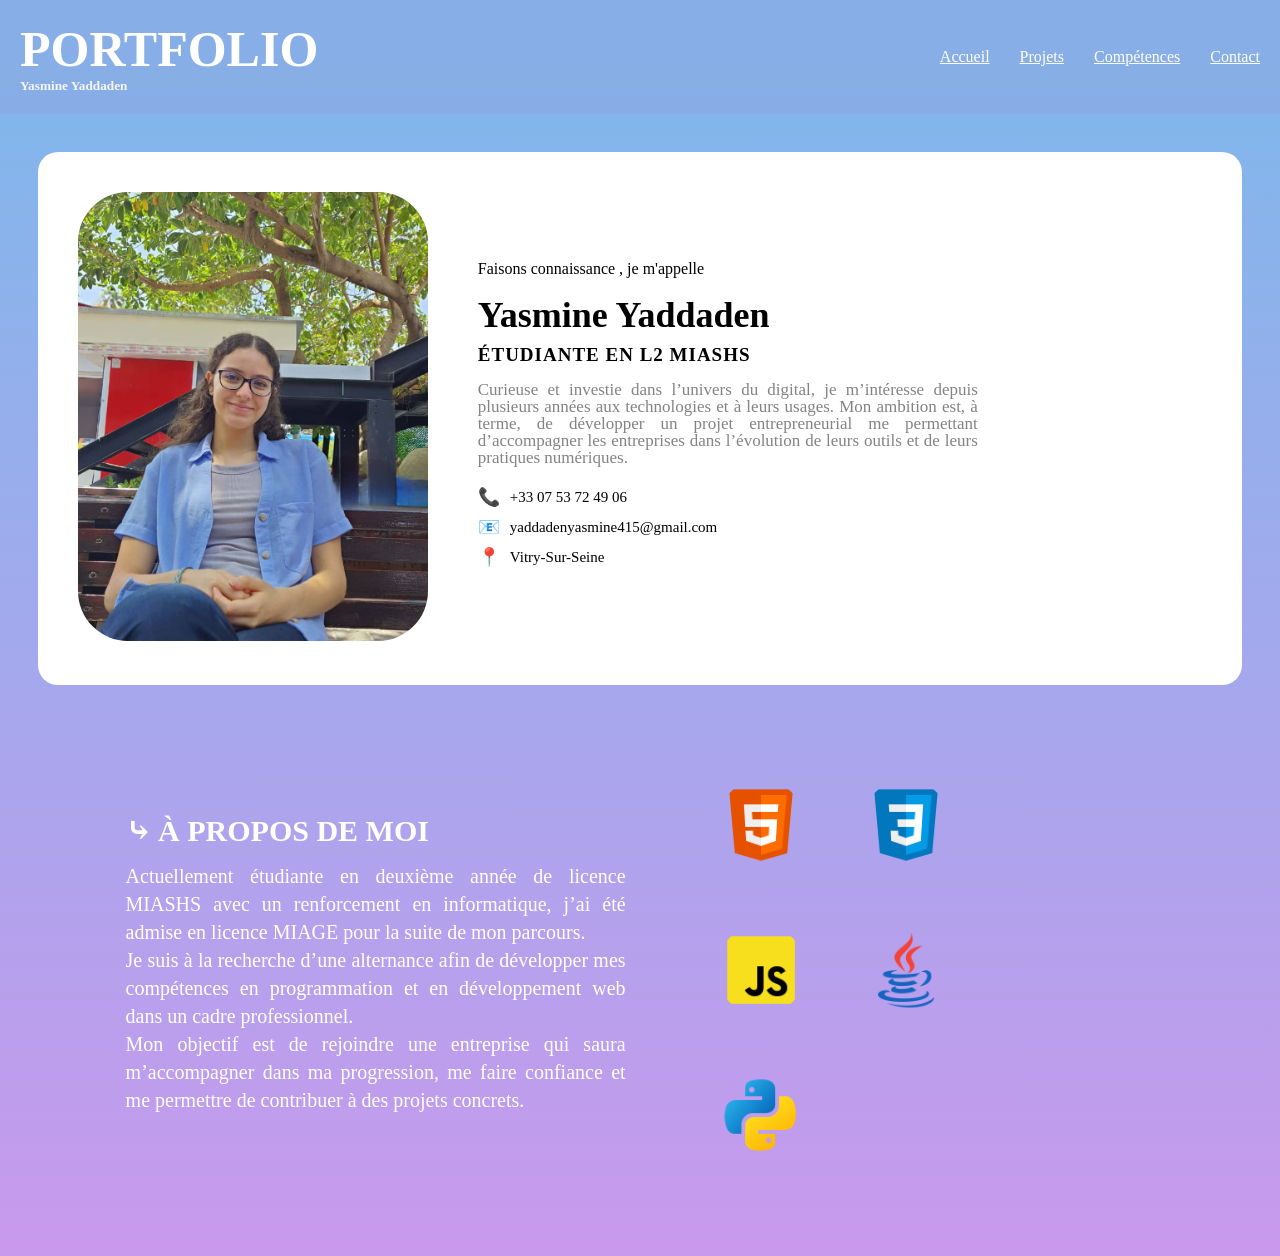
<file: index.html>
<!DOCTYPE html>
<html>
<head>
    <meta charset="UTF-8">
    <meta name="viewport" content="width=device-width, initial-scale=1, shrink-to-fit=no">
    <link rel="icon" href="img/portfolioicon.png" >
    <title>Portfolio - Yasmine Yaddaden</title>
    <meta type="description" content="ceci est mon portfolio étudiant">
    <link rel="stylesheet" href="styles/stylesaccueil.css">
</head>
<body>
    <header>

        <div>
            <h1 class="entete">PORTFOLIO</h1>
            <h5 class="B">Yasmine Yaddaden</h3>
        </div>
    
        <nav class="header-right">
            <a href="index.html">Accueil</a>
            <a href="projets.html">Projets</a>
            <a href="compétences.html">Compétences</a>
            <a href="contact.html">Contact</a>
        </nav>

    </header>
    
    <div class="presentation">
        <div class="disposition">
            <section>
                <img src="img/photodemoi.jpeg" alt="photo de yasmine" width="350">
            </section>
            <aside class="aside1">
                <p class="p1">Faisons connaissance , je m'appelle</p>
                <h3 class="p2">Yasmine Yaddaden</h3>
                <h4 class="p3">ÉTUDIANTE EN L2 MIASHS</h4>
                <p class="p4">
                    Curieuse et investie dans l’univers du digital, je m’intéresse depuis plusieurs années aux technologies et à leurs usages. Mon ambition est, à terme, de développer un projet entrepreneurial me permettant d’accompagner les entreprises dans l’évolution de leurs outils et de leurs pratiques numériques.
                </p>
                <div class="contact">
                    <p><span class="icon">📞</span>+33 07 53 72 49 06</p>
                    <p><span class="icon">📧</span> yaddadenyasmine415@gmail.com</p>
                    <p><span class="icon">📍</span> Vitry-Sur-Seine</p>

                </div>
            </aside>
               
        </div>
    </div>
    <div class="slide2">
        <section class="a-propos-de-moi">
                <div>
                    <h2 class="titre"> ⤷ À PROPOS DE MOI</h2>
                    <p class="text-a-propos-de-moi">Actuellement étudiante en deuxième année de licence MIASHS avec un renforcement en informatique, j’ai été admise en licence MIAGE pour la suite de mon parcours.<br>Je suis à la recherche d’une alternance afin de développer mes compétences en programmation et en développement web dans un cadre professionnel.<br>Mon objectif est de rejoindre une entreprise qui saura m’accompagner dans ma progression, me faire confiance et me permettre de contribuer à des projets concrets.
                    </p>
                </div>
                
        </section>
        <aside class="logos">
            <img src="img/htmllogo.png" alt="HTML">
            <img src="img/css.png" alt="CSS">
            <img src="img/jslogo.png" alt="JAVASCRIPT">
            <img src="img/javalogo.png" alt="JAVA">
            <img src="img/pythonlogo.png" alt="PYTHON">
        </aside>
    </div>
    

</body>
</html>
</file>
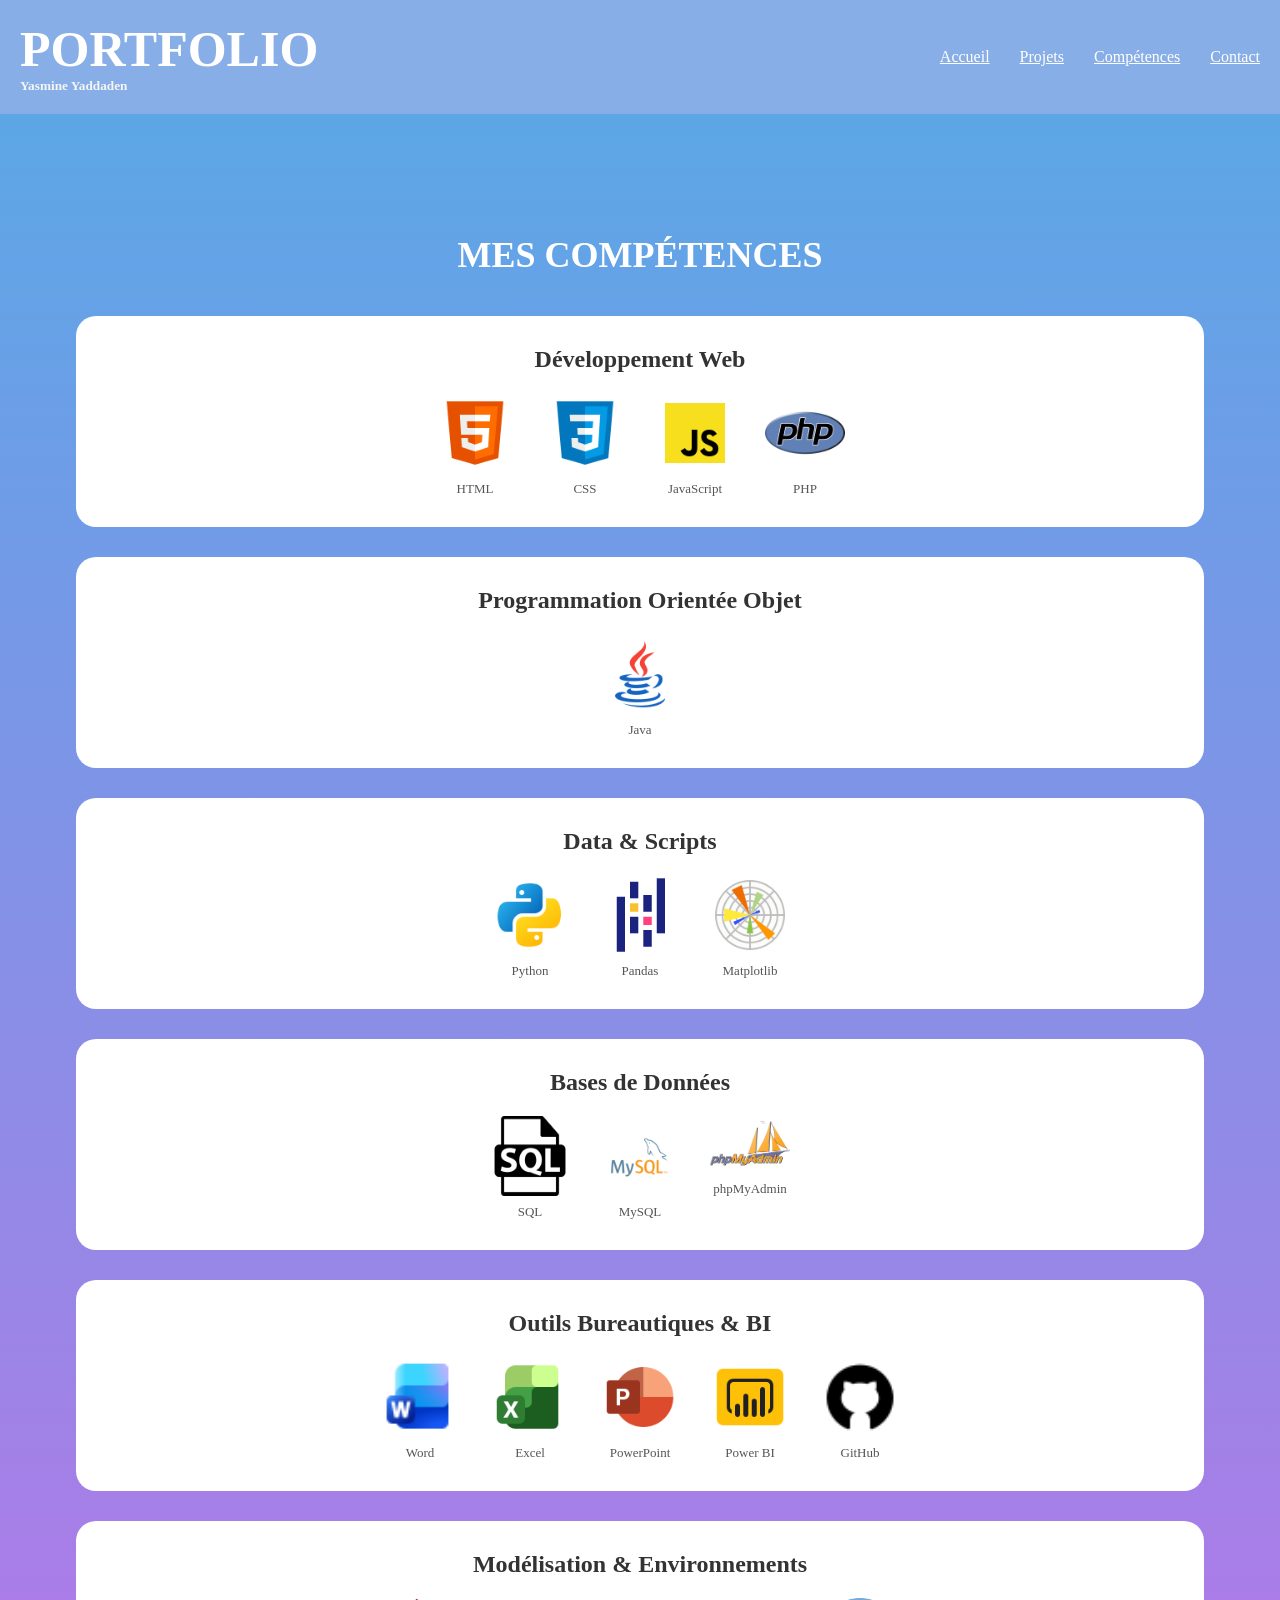
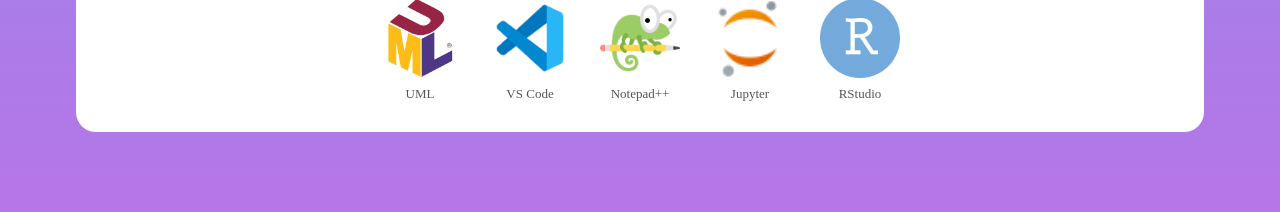
<file: compétences.html>
<!DOCTYPE html>
<html>
<head>
    <meta charset="UTF-8">
    <meta name="viewport" content="width=device-width, initial-scale=1, shrink-to-fit=no">
    <link rel="icon" href="img/portfolioicon.png">
    <title>Portfolio - Yasmine Yaddaden</title>
    <meta type="description" content="ceci est mon portfolio étudiant">
    <link rel="stylesheet" href="styles/stylescompétences.css">
</head>
<body>
    <header>
        <div>
            <h1 class="entete">PORTFOLIO</h1>
            <h5 class="B">Yasmine Yaddaden</h5>
        </div>
        <nav class="header-right">
            <a href="index.html">Accueil</a>
            <a href="projets.html">Projets</a>
            <a href="compétences.html">Compétences</a>
            <a href="contact.html">Contact</a>
        </nav>
    </header>

    <section class="section-competences">
        <section class="vide"></section>
        <div class="titre1">
            <h2>MES COMPÉTENCES</h2>
        </div>

        <!-- Développement Web -->
        <div class="categorie-competences">
            <h3>Développement Web</h3>
            <div class="logos-competences">
                <div class="logo-item">
                    <img src="img/htmllogo.png" alt="HTML">
                    <span>HTML</span>
                </div>
                <div class="logo-item">
                    <img src="img/css.png" alt="CSS">
                    <span>CSS</span>
                </div>
                <div class="logo-item">
                    <img src="img/jslogo.png" alt="JavaScript">
                    <span>JavaScript</span>
                </div>
                <div class="logo-item">
                    <img src="img/phplogo.png" alt="PHP">
                    <span>PHP</span>
                </div>
            </div>
        </div>

        <!-- Programmation Orientée Objet -->
        <div class="categorie-competences">
            <h3>Programmation Orientée Objet</h3>
            <div class="logos-competences">
                <div class="logo-item">
                    <img src="img/javalogo.png" alt="Java">
                    <span>Java</span>
                </div>
            </div>
        </div>

        <!-- Data & Scripts -->
        <div class="categorie-competences">
            <h3>Data &amp; Scripts</h3>
            <div class="logos-competences">
                <div class="logo-item">
                    <img src="img/pythonlogo.png" alt="Python">
                    <span>Python</span>
                </div>
                <div class="logo-item">
                    <img src="img/pandaslogo.png" alt="Pandas">
                    <span>Pandas</span>
                </div>
                <div class="logo-item">
                    <img src="img/matplotliblogo.png" alt="Matplotlib">
                    <span>Matplotlib</span>
                </div>
            </div>
        </div>

        <!-- Bases de données -->
        <div class="categorie-competences">
            <h3>Bases de Données</h3>
            <div class="logos-competences">
                <div class="logo-item">
                    <img src="img/sqllogo.png" alt="SQL">
                    <span>SQL</span>
                </div>
                <div class="logo-item">
                    <img src="img/mysqllogo.png" alt="MySQL">
                    <span>MySQL</span>
                </div>
                <div class="logo-item">
                    <img src="img/phpmyadminlogo.png" alt="phpMyAdmin">
                    <span>phpMyAdmin</span>
                </div>
            </div>
        </div>

        <!-- Outils bureautiques & BI -->
        <div class="categorie-competences">
            <h3>Outils Bureautiques &amp; BI</h3>
            <div class="logos-competences">
                <div class="logo-item">
                    <img src="img/wordlogo.png" alt="Word">
                    <span>Word</span>
                </div>
                <div class="logo-item">
                    <img src="img/excellogo.png" alt="Excel">
                    <span>Excel</span>
                </div>
                <div class="logo-item">
                    <img src="img/powerpointlogo.png" alt="PowerPoint">
                    <span>PowerPoint</span>
                </div>
                <div class="logo-item">
                    <img src="img/powerbilogo.png" alt="Power BI">
                    <span>Power BI</span>
                </div>
                <div class="logo-item">
                    <img src="img/githublogo.png" alt="GitHub">
                    <span>GitHub</span>
                </div>
            </div>
        </div>

        <!-- Modélisation & Environnements -->
        <div class="categorie-competences">
            <h3>Modélisation &amp; Environnements</h3>
            <div class="logos-competences">
                <div class="logo-item">
                    <img src="img/umllogo.png" alt="UML">
                    <span>UML</span>
                </div>
                <div class="logo-item">
                    <img src="img/vscodelogo.png" alt="VS Code">
                    <span>VS Code</span>
                </div>
                <div class="logo-item">
                    <img src="img/notepadlogo.png" alt="Notepad++">
                    <span>Notepad++</span>
                </div>
                <div class="logo-item">
                    <img src="img/jupyterlogo.png" alt="Jupyter Notebook">
                    <span>Jupyter</span>
                </div>
                <div class="logo-item">
                    <img src="img/rstudiologo.png" alt="RStudio">
                    <span>RStudio</span>
                </div>
            </div>
        </div>

    </section>
</file>
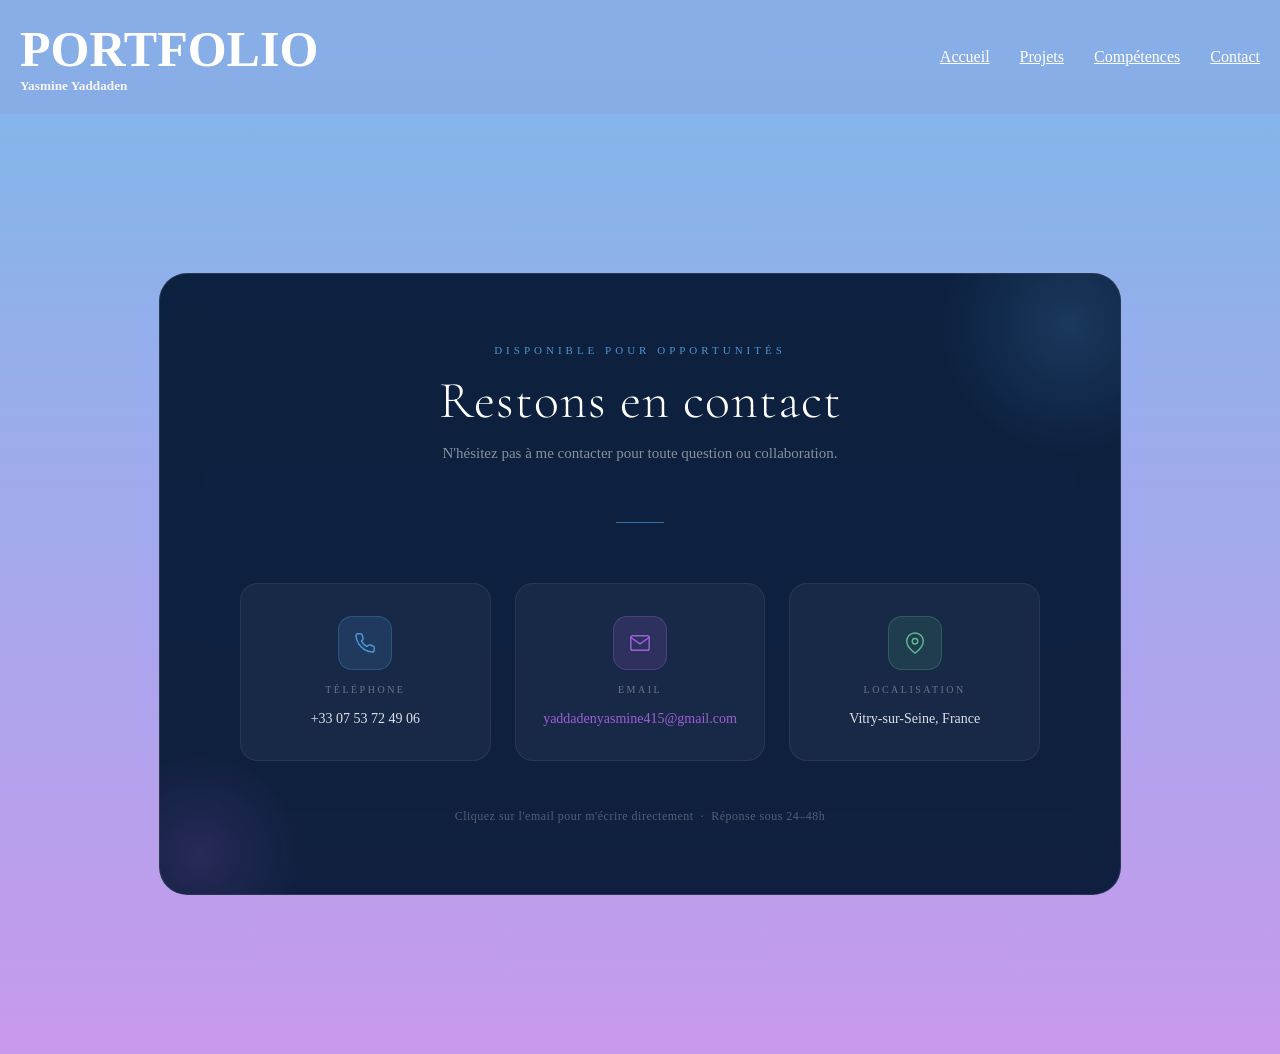
<file: contact.html>
<html lang="fr">
<head>
    <meta charset="UTF-8">
    <meta name="viewport" content="width=device-width, initial-scale=1, shrink-to-fit=no">
    <link rel="icon" href="img/portfolioicon.png">
    <title>Portfolio - Yasmine Yaddaden</title>
    <meta name="description" content="ceci est mon portfolio étudiant">
    <link href="https://fonts.googleapis.com/css2?family=Cormorant+Garamond:wght@300;400;600&family=DM+Sans:wght@300;400;500&display=swap" rel="stylesheet">
    <link rel="stylesheet" href="styles/stylescontact.css">
</head>
<body>

    <header>
        <div>
            <h1 class="entete">PORTFOLIO</h1>
            <h5 class="B">Yasmine Yaddaden</h5>
        </div>
        <nav class="header-right">
            <a href="index.html">Accueil</a>
            <a href="projets.html">Projets</a>
            <a href="compétences.html">Compétences</a>
            <a href="contact.html">Contact</a>
        </nav>
    </header>

    <main>
        <div class="contact-card">

            <div class="contact-headline">
                <span class="eyebrow">Disponible pour opportunités</span>
                <h2>Restons en contact</h2>
                <p>N'hésitez pas à me contacter pour toute question ou collaboration.</p>
            </div>

            <div class="divider"></div>

            <div class="contact-items">

                <div class="contact-item">
                    <div class="icon-wrap">
                        <svg viewBox="0 0 24 24" fill="none" stroke="rgba(81,162,229,0.9)" stroke-width="1.6" stroke-linecap="round" stroke-linejoin="round">
                            <path d="M22 16.92v3a2 2 0 01-2.18 2 19.79 19.79 0 01-8.63-3.07 19.5 19.5 0 01-6-6A19.79 19.79 0 012.12 4.18 2 2 0 014.11 2h3a2 2 0 012 1.72c.127.96.361 1.903.7 2.81a2 2 0 01-.45 2.11L8.09 9.91a16 16 0 006 6l1.27-1.27a2 2 0 012.11-.45c.907.339 1.85.573 2.81.7A2 2 0 0122 16.92z"/>
                        </svg>
                    </div>
                    <span class="item-label">Téléphone</span>
                    <span class="item-value">+33 07 53 72 49 06</span>
                </div>

                <a class="contact-item" href="mailto:yaddadenyasmine415@gmail.com">
                    <div class="icon-wrap">
                        <svg viewBox="0 0 24 24" fill="none" stroke="rgba(172,100,228,0.9)" stroke-width="1.6" stroke-linecap="round" stroke-linejoin="round">
                            <path d="M4 4h16c1.1 0 2 .9 2 2v12c0 1.1-.9 2-2 2H4c-1.1 0-2-.9-2-2V6c0-1.1.9-2 2-2z"/>
                            <polyline points="22,6 12,13 2,6"/>
                        </svg>
                    </div>
                    <span class="item-label">Email</span>
                    <span class="item-value">yaddadenyasmine415@gmail.com</span>
                </a>

                <div class="contact-item">
                    <div class="icon-wrap">
                        <svg viewBox="0 0 24 24" fill="none" stroke="rgba(100,200,150,0.9)" stroke-width="1.6" stroke-linecap="round" stroke-linejoin="round">
                            <path d="M21 10c0 7-9 13-9 13S3 17 3 10a9 9 0 0118 0z"/>
                            <circle cx="12" cy="10" r="3"/>
                        </svg>
                    </div>
                    <span class="item-label">Localisation</span>
                    <span class="item-value">Vitry-sur-Seine, France</span>
                </div>

            </div>

            <p class="bottom-note">Cliquez sur l'email pour m'écrire directement &nbsp;·&nbsp; Réponse sous 24–48h</p>

        </div>
    </main>

</body>
</html>
</file>
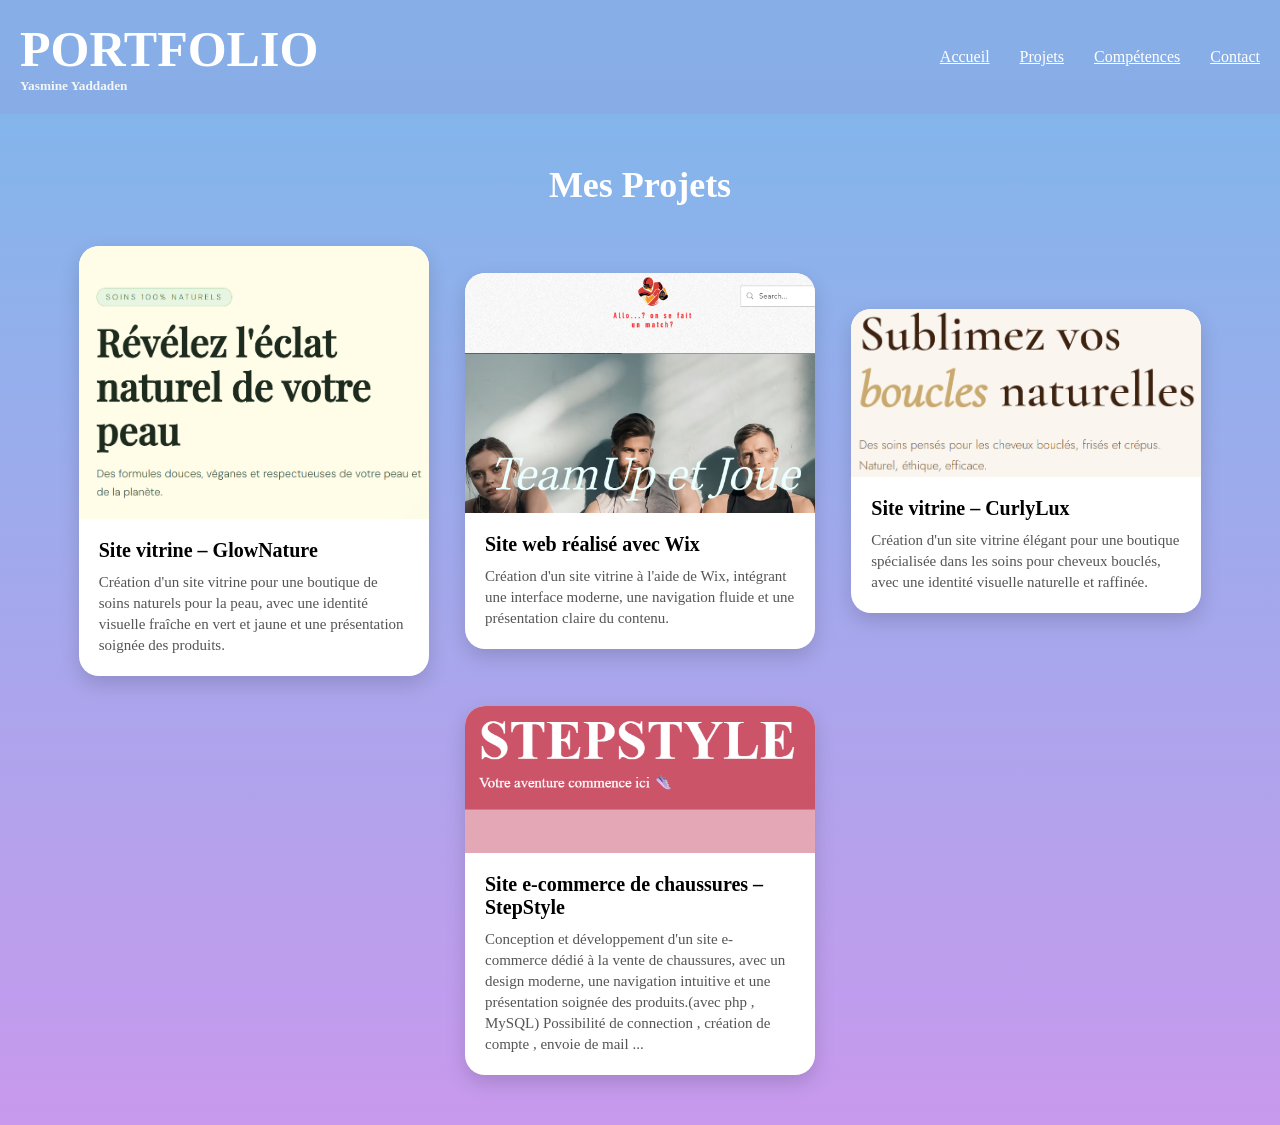
<file: projets.html>
<!DOCTYPE html>
<html>
<head>
    <meta charset="UTF-8">
    <meta name="viewport" content="width=device-width, initial-scale=1, shrink-to-fit=no">
    <link rel="icon" href="img/portfolioicon.png" >
    <title>Portfolio - Yasmine Yaddaden</title>
    <meta type="description" content="ceci est mon portfolio étudiant">
    <link rel="stylesheet" href="styles/stylesprojets.css">
</head>
<body>
    <header>
        <div>
            <h1 class="entete">PORTFOLIO</h1>
            <h5 class="B">Yasmine Yaddaden</h5>
        </div>
    
        <nav class="header-right">
            <a href="index.html">Accueil</a>
            <a href="projets.html">Projets</a>
            <a href="compétences.html">Compétences</a>
            <a href="contact.html">Contact</a>
        </nav>
    </header>

    <section class="section-projets">
        <h2>Mes Projets</h2>
        <div class="grille-projets">

            <div class="carte-projet">
                <a href="https://yasmine-yd.github.io/skinsafe/" target="_blank" class="lien-projet">
                    <div class="image-projet">
                        <img src="img/skinsafe.png" alt="Projet GlowNature">
                        <div class="overlay"></div>
                    </div>
                </a>
                <div class="description-projet">
                    <h3>Site vitrine – GlowNature</h3>
                    <p>Création d'un site vitrine pour une boutique de soins naturels pour la peau, avec une identité visuelle fraîche en vert et jaune et une présentation soignée des produits.
                    </p>
                </div>
            </div>

            <div class="carte-projet">
                <a href="https://loaslias3.wixsite.com/my-site-5" target="_blank" class="lien-projet">
                    <div class="image-projet">
                        <img src="img/wixsite.png" alt="Projet site Wix">
                        <div class="overlay"></div>
                    </div>
                </a>
                <div class="description-projet">
                    <h3>Site web réalisé avec Wix</h3>
                    <p>
                        Création d'un site vitrine à l'aide de Wix, 
                        intégrant une interface moderne, une navigation fluide et une présentation claire du contenu.
                    </p>
                </div>
            </div>
            <div class="carte-projet">
                <a href="https://yasmine-yd.github.io/curlylux/" target="_blank" class="lien-projet">
                    <div class="image-projet">
                        <img src="img/curlylux.png" alt="Projet CurlyLux">
                        <div class="overlay"></div>
                    </div>
                </a>
                <div class="description-projet">
                    <h3>Site vitrine – CurlyLux</h3>
                    <p>Création d'un site vitrine élégant pour une boutique spécialisée dans les soins pour cheveux bouclés, avec une identité visuelle naturelle et raffinée.
                    </p>
                </div>
            </div>

            <div class="carte-projet">
                <a href="https://stepstyle.infinityfreeapp.com" target="_blank" class="lien-projet">
                    <div class="image-projet">
                        <img src="img/stepstyle.png" alt="Projet site StepStyle">
                        <div class="overlay"></div>
                    </div>
                </a>
                <div class="description-projet">
                    <h3>Site e-commerce de chaussures – StepStyle</h3>
                    <p>
                        Conception et développement d'un site e-commerce dédié à la vente de chaussures,
                        avec un design moderne, une navigation intuitive et une présentation soignée des produits.(avec php , MySQL) Possibilité de connection , création de compte , envoie de mail ... 
                    </p>
                </div>
            </div>

        </div>
    </section>
</body>
</html>
</file>
<file: styles/stylesaccueil.css>
* {
  margin: 0;
  padding: 0;
}
body{ min-height: 100vh;
    background: linear-gradient(to bottom, rgba(81, 162, 229, 0.758), rgba(172, 100, 228, 0.658));}

header {
  position: sticky;      /* rend le header collant */
  top: 0;                /* colle en haut */
  z-index: 1000;         /* passe au-dessus du contenu */
  display: flex;
  justify-content: space-between;
  align-items: center;
  padding: 20px;
  background-color:rgba(136, 173, 230, 0.95) ;}

.header-right {
  display: flex;
  gap: 30px;
}

a{
    color: white;
}


.entete{font-size: 50px; color: white;}

.B{color:whitesmoke;}

.presentation{background-color: white; margin: 1cm; border-radius: 20px;
            }

.p1{margin-bottom: 16px;}

.p2{font-size: 36px; margin-bottom: 8px;}

.p3{font-size: 19px; letter-spacing: 1px;margin-bottom: 15px;}

.p4{ line-height: 1; text-align: justify; color: rgba(119, 118, 118, 0.904);font-size: 17px;}

.disposition{display: flex;
  align-items: center; 
  gap: 30px; /* espace entre la photo et le texte */
  padding: 20px;}

img{ margin: 20px;border-radius: 50px;}

.aside1 {max-width: 500px; font-family:Georgia, 'Times New Roman', Times, serif;}

.contact {
  margin-top: 20px; /* espace sous le texte */
}

.contact p {
  display: flex;
  align-items: center;
  gap: 10px; /* espace entre icône et texte */
  margin-bottom: 8px;
  font-size: 15px;
}

.icon {
  font-size: 18px;
}

.a-propos-de-moi {
  max-width: 500px;
  font-size: 17px;
  color: white;
  line-height: 1.4;
  text-align: justify;
  margin: 50px;
}


.titre{margin-bottom: 10px; font-size: 30px;}

.text-a-propos-de-moi{font-size: 20px;}

.slide2{display: flex;             /* alignement horizontal */
    align-items: flex-start;   /* alignement vertical en haut */
    gap: 20px;                 /* espace entre logos et texte */
    margin: 2cm;}

.logos{    display: flex;
       flex-wrap: wrap;       /* permet de passer à la ligne suivante */
       gap: 15px;             /* espace entre les logos */
       justify-content: flex-start; /* alignement à gauche */
       max-width: 300px;}

.logos img {width: 80px;               /* taille des logos */
    height: auto;  flex: 0 0 30%;}

    /*pour téléphone*/
    /* Pour les écrans <= 768px (tablettes et mobiles) */
@media screen and (max-width: 768px) {
  body {
    padding: 0 10px;
  }

  .section-projets, .contact-section, .section-competences, .presentation, .slide2 {
    padding: 20px;
    margin: 10px;
  }

  .disposition, .slide2 {
    flex-direction: column;  /* empile les éléments verticalement */
    align-items: center;
    gap: 15px;
  }

  .logos, .logos-competences {
    justify-content: center;
    flex-wrap: wrap;
  }

  .carte-projet {
    width: 100%;  /* s'adapte à la largeur de l'écran */
  }

  img {
    max-width: 100%;
    height: auto;
  }

  .header-right {
    flex-direction: column;
    gap: 10px;
  }
}
</file>
<file: styles/stylescompétences.css>
* {
  margin: 0;
  padding: 0;
}

body {
  min-height: 100vh;
  background: linear-gradient(to bottom, rgba(81, 162, 229, 0.758), rgba(172, 100, 228, 0.658));
}

header {
  position: sticky;
  top: 0;
  z-index: 1000;
  display: flex;
  justify-content: space-between;
  align-items: center;
  padding: 20px;
  background-color: rgba(136, 173, 230, 0.95);
}

.header-right {
  display: flex;
  gap: 30px;
}

a { color: white; }

.entete { font-size: 50px; color: white; }
.B { color: whitesmoke; }

.vide { margin-bottom: 70px; }

.section-competences {
  background: linear-gradient(to bottom, rgba(81, 162, 229, 0.758), rgba(172, 100, 228, 0.658));
  padding: 50px 2cm;
  color: #333;
}

.section-competences h2 {
  text-align: center;
  font-size: 36px;
  margin-bottom: 40px;
  color: white;
}

.categorie-competences {
  background-color: white;
  border-radius: 20px;
  padding: 30px;
  margin-bottom: 30px;
  text-align: center;
}

.categorie-competences h3 {
  font-size: 24px;
  margin-bottom: 20px;
}

.logos-competences {
  display: flex;
  justify-content: center;
  flex-wrap: wrap;
  gap: 30px;
}

/* Chaque logo avec son label */
.logo-item {
  display: flex;
  flex-direction: column;
  align-items: center;
  gap: 8px;
}

.logo-item img {
  width: 80px;
  height: auto;
  margin: 0;
  border-radius: 10px;
}

.logo-item span {
  font-size: 13px;
  color: #555;
  font-weight: 500;
}

.categorie-competences:hover {
  background-color: rgba(70, 69, 71, 0.155);
}

@media screen and (max-width: 768px) {
  body { padding: 0 10px; }

  .section-competences {
    padding: 20px;
    margin: 10px;
  }

  .logos-competences {
    justify-content: center;
    flex-wrap: wrap;
  }

  .logo-item img {
    width: 60px;
  }

  .header-right {
    flex-direction: column;
    gap: 10px;
  }
}
</file>
<file: styles/stylescontact.css>
* {
  margin: 0;
  padding: 0;
}
body{ min-height: 100vh;
    background: linear-gradient(to bottom, rgba(81, 162, 229, 0.758), rgba(172, 100, 228, 0.658));}

header {
  position: sticky;      
  top: 0;               
  z-index: 1000;         
  display: flex;
  justify-content: space-between;
  align-items: center;
  padding: 20px;
  background-color:rgba(136, 173, 230, 0.95) ;}

.entete { font-size: 50px; color: white; }
.B { color: whitesmoke; }
 
.header-right {
    display: flex;
    gap: 30px;
}
 
a { color: white; }
 

main {
    display: flex;
    align-items: center;
    justify-content: center;
    min-height: calc(100vh - 80px);
    padding: 60px 40px;
}
 

.contact-card {
    background: rgba(2, 21, 48, 0.92);
    backdrop-filter: blur(20px);
    border-radius: 28px;
    border: 1px solid rgba(255,255,255,0.1);
    padding: 70px 80px;
    max-width: 800px;
    width: 100%;
    position: relative;
    overflow: hidden;
}
 
.contact-card::before {
    content: '';
    position: absolute;
    top: -80px;
    right: -80px;
    width: 260px;
    height: 260px;
    background: radial-gradient(circle, rgba(81,162,229,0.18) 0%, transparent 70%);
    border-radius: 50%;
    pointer-events: none;
}
 
.contact-card::after {
    content: '';
    position: absolute;
    bottom: -60px;
    left: -60px;
    width: 200px;
    height: 200px;
    background: radial-gradient(circle, rgba(172,100,228,0.15) 0%, transparent 70%);
    border-radius: 50%;
    pointer-events: none;
}
 

.contact-headline {
    text-align: center;
    margin-bottom: 60px;
}
 
.contact-headline .eyebrow {
    display: block;
    font-size: 11px;
    letter-spacing: 4px;
    text-transform: uppercase;
    color: rgba(81,162,229,0.9);
    margin-bottom: 16px;
}
 
.contact-headline h2 {
    font-family: 'Cormorant Garamond', serif;
    font-size: 52px;
    font-weight: 300;
    color: white;
    line-height: 1.1;
    letter-spacing: 1px;
}
 
.contact-headline p {
    margin-top: 16px;
    color: rgba(255,255,255,0.5);
    font-size: 15px;
    font-weight: 300;
}
 

.divider {
    width: 48px;
    height: 1px;
    background: rgba(81,162,229,0.6);
    margin: 0 auto 60px;
}
 

.contact-items {
    display: grid;
    grid-template-columns: repeat(3, 1fr);
    gap: 24px;
}
 
.contact-item {
    background: rgba(255,255,255,0.04);
    border: 1px solid rgba(255,255,255,0.07);
    border-radius: 18px;
    padding: 32px 24px;
    display: flex;
    flex-direction: column;
    align-items: center;
    text-align: center;
    gap: 14px;
    text-decoration: none;
    transition: background 0.3s, transform 0.3s, border-color 0.3s;
    cursor: pointer;
}
 
.contact-item:hover {
    background: rgba(255,255,255,0.08);
    border-color: rgba(81,162,229,0.4);
    transform: translateY(-4px);
}
 
.contact-item .icon-wrap {
    width: 52px;
    height: 52px;
    border-radius: 14px;
    display: flex;
    align-items: center;
    justify-content: center;
    background: rgba(81,162,229,0.15);
    border: 1px solid rgba(81,162,229,0.25);
}
 
.contact-item:nth-child(2) .icon-wrap {
    background: rgba(172,100,228,0.15);
    border-color: rgba(172,100,228,0.25);
}
 
.contact-item:nth-child(3) .icon-wrap {
    background: rgba(100,200,150,0.12);
    border-color: rgba(100,200,150,0.22);
}
 
.contact-item svg {
    width: 22px;
    height: 22px;
}
 
.contact-item .item-label {
    font-size: 10px;
    letter-spacing: 2.5px;
    text-transform: uppercase;
    color: rgba(255,255,255,0.35);
    font-weight: 500;
}
 
.contact-item .item-value {
    font-size: 14px;
    color: rgba(255,255,255,0.85);
    font-weight: 400;
    word-break: break-all;
    line-height: 1.4;
}
 
a.contact-item .item-value {
    color: rgba(81,162,229,0.9);
}
 
a.contact-item:nth-child(2) .item-value {
    color: rgba(172,100,228,0.9);
}
 

.bottom-note {
    margin-top: 48px;
    text-align: center;
    color: rgba(255,255,255,0.28);
    font-size: 12px;
    letter-spacing: 0.5px;
}
 

@media (max-width: 768px) {
    header { padding: 14px 20px; }
    .entete { font-size: 28px; }
    .header-right { gap: 18px; }
    .header-right a { font-size: 11px; }
 
    main { padding: 30px 16px; }
 
    .contact-card { padding: 44px 28px; border-radius: 20px; }
    .contact-headline h2 { font-size: 36px; }
    .contact-items { grid-template-columns: 1fr; gap: 14px; }
    .contact-item { flex-direction: row; text-align: left; padding: 20px 22px; }
    .contact-item .item-label { font-size: 9px; }
}
</file>
<file: styles/stylesprojets.css>
* {
  margin: 0;
  padding: 0;
}
body{ min-height: 100vh;
    background: linear-gradient(to bottom, rgba(81, 162, 229, 0.758), rgba(172, 100, 228, 0.658));}

header {
  position: sticky;      /* rend le header collant */
  top: 0;                /* colle en haut */
  z-index: 1000;         /* passe au-dessus du contenu */
  display: flex;
  justify-content: space-between;
  align-items: center;
  padding: 20px;
  background-color:rgba(136, 173, 230, 0.95) ;}

.header-right {
  display: flex;
  gap: 30px;
}

a{
    color: white;
}


.entete{font-size: 50px; color: white;}

.B{color:whitesmoke;}

.section-projets {
    padding: 50px 2cm;
}

.section-projets h2 {
    text-align: center;
    font-size: 36px;
    margin-bottom: 40px;
    color: white;
}

.carte-projet {
    background-color: white;
    border-radius: 20px;
    overflow: hidden;
    width: 350px;
    margin: auto;
    box-shadow: 0 8px 20px rgba(0,0,0,0.15);
}

.image-projet {
    position: relative;
    overflow: hidden;
}

.image-projet img {
    width: 100%;
    display: block;
    transition: transform 0.4s ease;
}


.overlay {
    position: absolute;
    inset: 0;
    background-color: rgba(0,0,0,0.35);
    opacity: 0;
    transition: opacity 0.4s ease;
}

.lien-projet:hover .overlay {
    opacity: 1;
}

.lien-projet:hover img {
    transform: scale(1.05);
}


.description-projet {
    padding: 20px;
}

.description-projet h3 {
    margin-bottom: 10px;
    font-size: 20px;
}

.description-projet p {
    font-size: 15px;
    color: #555;
    line-height: 1.4;
}


.lien-projet {
    text-decoration: none;
    color: inherit;
}

.grille-projets {
    display: flex;
    flex-wrap: wrap;
    gap: 30px;
    justify-content: center;
}


/*pour téléphone*/
    /* Pour les écrans <= 768px (tablettes et mobiles) */
@media screen and (max-width: 768px) {
  .grille-projets {
    flex-direction: column;
    align-items: center;
  }
  body {
    padding: 0 10px;
  }

  .section-projets, .contact-section, .section-competences, .presentation, .slide2 {
    padding: 20px;
    margin: 10px;
  }

  .disposition, .slide2 {
    flex-direction: column;  /* empile les éléments verticalement */
    align-items: center;
    gap: 15px;
  }

  .logos, .logos-competences {
    justify-content: center;
    flex-wrap: wrap;
  }

  .carte-projet {
    width: 100%;  /* s'adapte à la largeur de l'écran */
  }

  img {
    max-width: 100%;
    height: auto;
  }

  .header-right {
    flex-direction: column;
    gap: 10px;
  }
}
</file>
